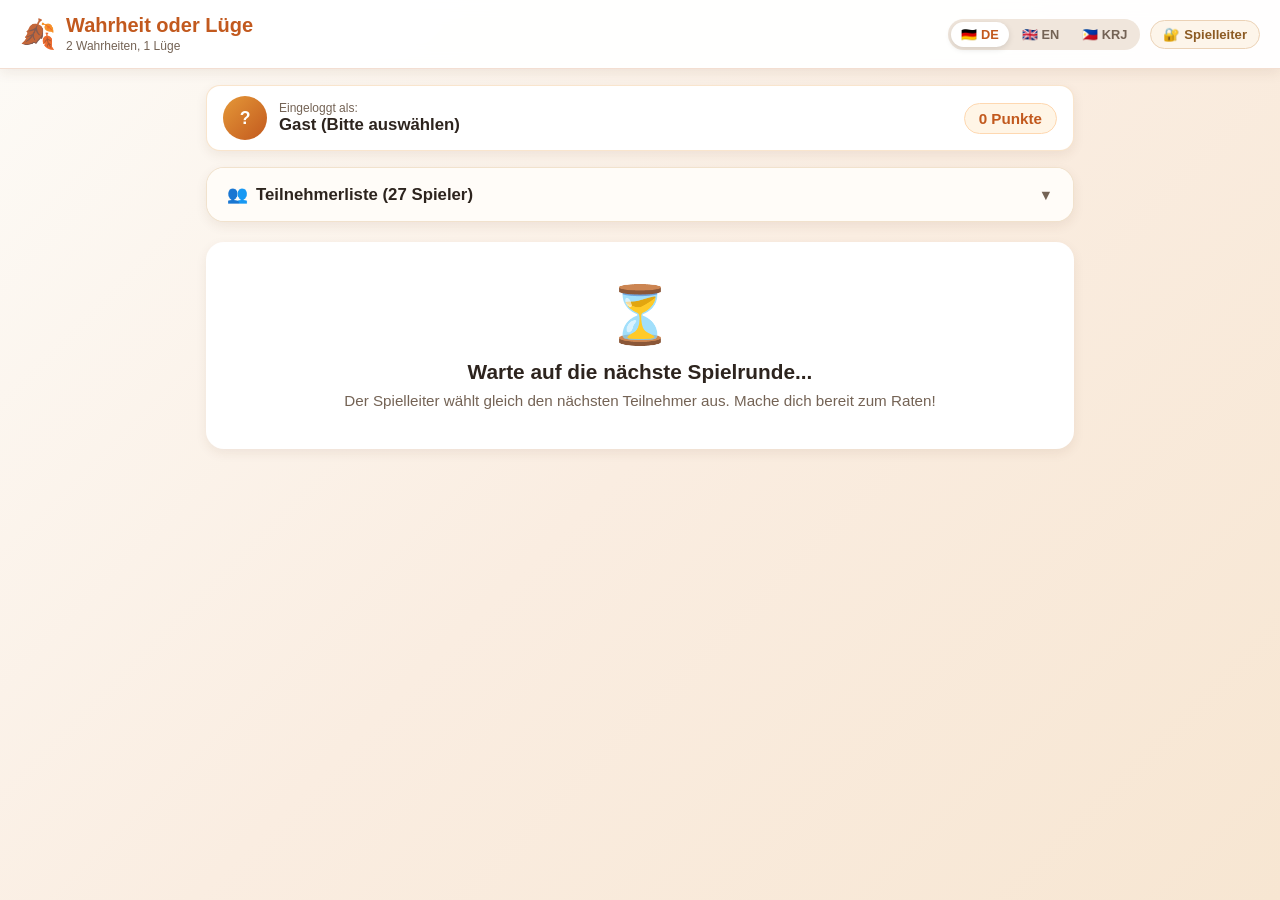
<file: index.html>
﻿<!DOCTYPE html>
<html lang="de">
<head>
  <meta charset="UTF-8">
  <meta name="viewport" content="width=device-width, initial-scale=1.0, maximum-scale=1.0, user-scalable=no">
  <title>Wahrheit oder Lüge | 2 Wahrheiten, 1 Lüge</title>
  <link rel="stylesheet" href="style.css">
  <script src="qrcode.min.js"></script>
  <script src="confetti.browser.min.js"></script>
  <script src="mqtt.min.js"></script>
</head>
<body>

  <!-- App Header -->
  <header class="app-header">
    <div class="logo-area">
      <div class="logo-icon">🍂</div>
      <div class="logo-text">
        <h1 id="ui-app-title">Wahrheit oder Lüge</h1>
        <span id="ui-app-subtitle">2 Wahrheiten, 1 Lüge</span>
      </div>
    </div>

    <div class="header-controls">
      <!-- Language Switcher -->
      <div class="lang-switcher">
        <button class="lang-btn active" data-lang="de" title="Deutsch">🇩🇪 DE</button>
        <button class="lang-btn" data-lang="en" title="English">🇬🇧 EN</button>
        <button class="lang-btn" data-lang="krj" title="Kinaray-a">🇵🇭 KRJ</button>
      </div>

      <!-- Moderator Button -->
      <button class="btn-mod-icon" id="btn-open-moderator" title="Spielleiter Cockpit">
        <span>🔐</span> <span id="ui-mod-label">Spielleiter</span>
      </button>
    </div>
  </header>

  <main class="main-container">

    <!-- Active User Profile Bar -->
    <div class="user-badge-bar" id="user-badge-bar">
      <div class="user-identity">
        <div id="user-avatar-container">
          <div class="user-avatar-placeholder">?</div>
        </div>
        <div>
          <div style="font-size: 0.75rem; color: var(--text-muted);" id="ui-logged-in-as">Eingeloggt als</div>
          <strong style="font-size: 1.05rem;" id="user-display-name">Gast (Bitte auswählen)</strong>
        </div>
      </div>
      <div class="user-score-badge">
        <span id="user-score">0</span> <span id="ui-pts">Pkt</span>
      </div>
    </div>

    <!-- Collapsible Participant Selector -->
    <section class="accordion-box">
      <div class="accordion-header" id="accordion-header">
        <div class="accordion-title">
          <span>👥</span> <span id="ui-participant-list-title">Teilnehmerliste (27 Spieler)</span>
        </div>
        <span class="accordion-arrow" id="accordion-arrow">▼</span>
      </div>
      <div class="accordion-content" id="accordion-content">
        <p style="font-size: 0.85rem; color: var(--text-muted); margin-bottom: 12px;" id="ui-select-prompt">
          Tippe auf deinen Namen, um dich einzuloggen oder deine Aussagen zu bearbeiten:
        </p>
        <div class="participants-grid" id="participants-grid">
          <!-- Dynamically filled with 27 participants -->
        </div>
      </div>
    </section>

    <!-- TAB/STAGE: Statement Input View -->
    <section class="setup-box" id="section-statement-setup" style="display: none;">
      <h2 id="ui-setup-title">✍️ Deine 3 Aussagen</h2>
      <p class="subtitle" id="ui-setup-desc">
        Schreibe 3 Aussagen über dich: <strong>2 sind wahr</strong>, <strong>1 ist gelogen</strong>. Markiere deine Lüge!
      </p>

      <!-- Language selector for input -->
      <div style="margin-bottom: 16px;">
        <span style="font-size: 0.85rem; font-weight: 700; color: var(--text-muted); display: block; margin-bottom: 6px;" id="ui-input-lang-label">
          Sprache zum Ausfüllen wählen:
        </span>
        <div class="lang-tab-bar">
          <button class="lang-input-tab active" data-inlang="de">🇩🇪 Deutsch</button>
          <button class="lang-input-tab" data-inlang="en">🇬🇧 English</button>
          <button class="lang-input-tab" data-inlang="krj">🇵🇭 Kinaray-a</button>
        </div>
      </div>

      <!-- Statement 1 -->
      <div class="statement-input-card is-truth" id="card-input-0">
        <div class="input-header">
          <span class="input-title" id="ui-statement-1-lbl">Aussage 1</span>
          <button type="button" class="toggle-lie-btn" data-index="0" id="lie-btn-0">Wahrheit</button>
        </div>
        <textarea class="statement-textarea" id="input-stmt-0" placeholder="z. B. Ich bin schon einmal aus einem Flugzeug gesprungen."></textarea>
      </div>

      <!-- Statement 2 -->
      <div class="statement-input-card is-truth" id="card-input-1">
        <div class="input-header">
          <span class="input-title" id="ui-statement-2-lbl">Aussage 2</span>
          <button type="button" class="toggle-lie-btn" data-index="1" id="lie-btn-1">Wahrheit</button>
        </div>
        <textarea class="statement-textarea" id="input-stmt-1" placeholder="z. B. Ich habe 5 Geschwister."></textarea>
      </div>

      <!-- Statement 3 -->
      <div class="statement-input-card is-lie" id="card-input-2">
        <div class="input-header">
          <span class="input-title" id="ui-statement-3-lbl">Aussage 3</span>
          <button type="button" class="toggle-lie-btn" data-index="2" id="lie-btn-2">Lüge ❌</button>
        </div>
        <textarea class="statement-textarea" id="input-stmt-2" placeholder="z. B. Ich kann perfekt Spanisch sprechen."></textarea>
      </div>

      <button class="btn-primary" id="btn-save-statements">💾 Aussagen speichern</button>
    </section>

    <!-- LIVE GAME ROUND STAGE -->
    <section class="round-stage" id="section-game-stage">
      
      <!-- Waiting state -->
      <div id="stage-waiting" style="text-align: center; padding: 40px 20px; background: #fff; border-radius: 18px; box-shadow: var(--shadow-sm);">
        <div style="font-size: 3.5rem; margin-bottom: 12px;">⏳</div>
        <h3 id="ui-waiting-title" style="font-size: 1.3rem; margin-bottom: 8px;">Warte auf die nächste Spielrunde...</h3>
        <p id="ui-waiting-desc" style="color: var(--text-muted); font-size: 0.95rem;">
          Der Spielleiter wählt gleich den nächsten Teilnehmer aus. Mache dich bereit zum Raten!
        </p>
      </div>

      <!-- Active Round State -->
      <div id="stage-active-round" style="display: none;">
        
        <div class="stage-hero">
          <div id="active-player-avatar-wrap">
            <!-- Image / Avatar of active participant -->
          </div>
          <h2 id="active-player-title">Princess ist an der Reihe!</h2>
          <div class="stage-prompt" id="stage-prompt-text">
            Welche Aussage ist die Lüge? Kreuze an!
          </div>
        </div>

        <!-- The 3 Autumn Index Cards -->
        <div class="cards-container" id="cards-container">
          
          <!-- Card 0 -->
          <div class="index-card" data-card-idx="0" id="index-card-0">
            <div class="card-content-wrap">
              <div class="card-header-row">
                <span class="card-tag">Karte A</span>
                <span class="card-vote-indicator" id="card-vote-tag-0"></span>
              </div>
              <div class="card-statement-text" id="stmt-text-0">Lade Aussage...</div>
              <div class="card-sub-translation" id="stmt-sub-0" style="display: none;"></div>
              <div class="card-stamp" id="card-stamp-0"></div>
            </div>
          </div>

          <!-- Card 1 -->
          <div class="index-card" data-card-idx="1" id="index-card-1">
            <div class="card-content-wrap">
              <div class="card-header-row">
                <span class="card-tag">Karte B</span>
                <span class="card-vote-indicator" id="card-vote-tag-1"></span>
              </div>
              <div class="card-statement-text" id="stmt-text-1">Lade Aussage...</div>
              <div class="card-sub-translation" id="stmt-sub-1" style="display: none;"></div>
              <div class="card-stamp" id="card-stamp-1"></div>
            </div>
          </div>

          <!-- Card 2 -->
          <div class="index-card" data-card-idx="2" id="index-card-2">
            <div class="card-content-wrap">
              <div class="card-header-row">
                <span class="card-tag">Karte C</span>
                <span class="card-vote-indicator" id="card-vote-tag-2"></span>
              </div>
              <div class="card-statement-text" id="stmt-text-2">Lade Aussage...</div>
              <div class="card-sub-translation" id="stmt-sub-2" style="display: none;"></div>
              <div class="card-stamp" id="card-stamp-2"></div>
            </div>
          </div>

        </div>

        <!-- Result Card after Reveal -->
        <div class="round-result-card" id="round-result-card" style="display: none;">
          <h3 id="result-headline" style="font-size: 1.3rem; margin-bottom: 6px;">Auflösung!</h3>
          <p id="result-message" style="font-size: 1rem; color: var(--text-dark);">
            Die richtige Lüge war Karte B!
          </p>
        </div>

      </div>

    </section>

  </main>

  <!-- MODERATOR COCKPIT MODAL -->
  <div class="modal-overlay" id="mod-modal">
    <div class="modal-window">
      <div class="modal-header">
        <h3>Spielleiter Cockpit 🔐</h3>
        <button class="modal-close" id="mod-modal-close">&times;</button>
      </div>
      <div class="modal-body">
        
        <!-- PIN check if not authorized -->
        <div id="mod-auth-screen">
          <p style="margin-bottom: 12px; font-weight: 600;">Bitte Moderator-PIN eingeben:</p>
          <div style="display: flex; gap: 10px; margin-bottom: 14px;">
            <input type="password" id="mod-pin-input" placeholder="PIN (z.B. 1234)" style="flex: 1; padding: 12px; border-radius: 10px; border: 2px solid #ecd8c8; font-size: 1.1rem;">
            <button class="btn-primary" id="btn-mod-login" style="width: auto; padding: 12px 24px;">Anmelden</button>
          </div>
          <p id="mod-pin-error" style="color: var(--danger); font-weight: 600; display: none;">Falscher PIN!</p>
        </div>

        <!-- Moderator Controls (visible after PIN) -->
        <div id="mod-dashboard" style="display: none;">
          
          <!-- Round Control Section -->
          <div class="mod-section">
            <h4>🎮 Rundensteuerung</h4>
            <label style="font-size: 0.85rem; font-weight: 700; color: var(--text-muted); display: block; margin-bottom: 6px;">
              Wer ist als nächstes an der Reihe?
            </label>
            <select class="select-styled" id="mod-player-select">
              <!-- Dynamically populated -->
            </select>

            <div class="mod-controls-row">
              <button class="btn-primary" id="btn-mod-start-round" style="flex: 1;">▶️ Runde starten</button>
              <button class="btn-secondary" id="btn-mod-reveal" style="flex: 1; background: #28804a; color: #fff;">🎉 Jetzt auflösen!</button>
              <button class="btn-secondary" id="btn-mod-next-round" style="flex: 1;">⏭️ Nächste Runde</button>
            </div>

            <div style="margin-top: 14px; padding: 10px; background: #fdf6ec; border-radius: 10px; font-size: 0.9rem;">
              <strong>Live-Status:</strong> <span id="mod-voting-status">Keine Runde aktiv</span>
            </div>
          </div>

          <!-- QR Code Section -->
          <div class="mod-section">
            <h4>📱 QR-Code für Teilnehmer (Tablet / Beamer)</h4>
            <div style="display: flex; gap: 8px; margin-bottom: 10px;">
              <button type="button" class="btn-secondary" id="btn-qr-wifi" style="padding: 6px 12px; font-size: 0.85rem; background: var(--primary); color: #fff;">📶 Lokales WLAN</button>
              <button type="button" class="btn-secondary" id="btn-qr-github" style="padding: 6px 12px; font-size: 0.85rem;">🌐 GitHub Online</button>
            </div>
            <p style="font-size: 0.85rem; color: var(--text-muted); margin-bottom: 8px;" id="qr-desc-text">
              Gäste scannen diesen Barcode (im selben WLAN oder per Hotspot):
            </p>
            <div class="qr-box">
              <div id="qrcode-container"></div>
              <div class="qr-url-text" id="mod-qr-url">http://...</div>
            </div>
          </div>

          <!-- Leaderboard Section -->
          <div class="mod-section">
            <h4>🏆 Live-Rangliste (Punkte)</h4>
            <div style="max-height: 250px; overflow-y: auto;">
              <table class="leaderboard-table">
                <thead>
                  <tr>
                    <th>Rang</th>
                    <th>Teilnehmer</th>
                    <th>Punkte</th>
                  </tr>
                </thead>
                <tbody id="leaderboard-body">
                  <!-- Filled dynamically -->
                </tbody>
              </table>
            </div>
          </div>

          <!-- Maintenance Section -->
          <div class="mod-section">
            <h4>⚙️ Verwaltung</h4>
            <div class="mod-controls-row">
              <a href="/api/export" download="spiel_daten.json" class="btn-secondary" style="text-decoration: none; text-align: center;">
                💾 JSON-Datenbank exportieren
              </a>
              <button class="btn-danger" id="btn-mod-reset-scores">🔄 Punktestand zurücksetzen</button>
            </div>
          </div>

        </div>

      </div>
    </div>
  </div>

  <script src="app.js"></script>
</body>
</html>
</file>
<file: style.css>
﻿:root {
  --primary: #c2591e;
  --primary-hover: #a54714;
  --accent: #e59838;
  --bg-gradient: linear-gradient(135deg, #fdfbf7 0%, #faede1 50%, #f7e6d2 100%);
  --card-bg: rgba(255, 255, 255, 0.92);
  --text-dark: #2d241e;
  --text-muted: #746355;
  --success: #28804a;
  --danger: #d0342c;
  --border-radius: 18px;
  --shadow-sm: 0 4px 12px rgba(90, 50, 20, 0.08);
  --shadow-md: 0 8px 24px rgba(90, 50, 20, 0.12);
  --shadow-lg: 0 16px 36px rgba(90, 50, 20, 0.18);
  --font-family: -apple-system, BlinkMacSystemFont, "Segoe UI", Roboto, "Helvetica Neue", Arial, sans-serif;
}

* {
  box-sizing: border-box;
  margin: 0;
  padding: 0;
}

body {
  font-family: var(--font-family);
  background: var(--bg-gradient);
  color: var(--text-dark);
  min-height: 100vh;
  padding-bottom: 60px;
  -webkit-font-smoothing: antialiased;
}

/* Header */
.app-header {
  display: flex;
  justify-content: space-between;
  align-items: center;
  padding: 14px 20px;
  background: rgba(255, 255, 255, 0.95);
  backdrop-filter: blur(10px);
  position: sticky;
  top: 0;
  z-index: 100;
  border-bottom: 1px solid rgba(194, 89, 30, 0.2);
  box-shadow: var(--shadow-sm);
}

.logo-area {
  display: flex;
  align-items: center;
  gap: 10px;
}

.logo-icon {
  font-size: 1.8rem;
}

.logo-text h1 {
  font-size: 1.25rem;
  font-weight: 800;
  color: var(--primary);
  line-height: 1.1;
}

.logo-text span {
  font-size: 0.75rem;
  color: var(--text-muted);
  font-weight: 500;
}

.header-controls {
  display: flex;
  align-items: center;
  gap: 10px;
}

/* Language Switcher */
.lang-switcher {
  display: flex;
  background: #f0e6dc;
  border-radius: 20px;
  padding: 3px;
  gap: 3px;
}

.lang-btn {
  border: none;
  background: transparent;
  padding: 5px 10px;
  font-size: 0.8rem;
  font-weight: 600;
  border-radius: 16px;
  cursor: pointer;
  transition: all 0.2s;
  color: var(--text-muted);
}

.lang-btn.active {
  background: #fff;
  color: var(--primary);
  box-shadow: 0 2px 6px rgba(0, 0, 0, 0.12);
}

/* Moderator trigger */
.btn-mod-icon {
  background: #fdf5ea;
  border: 1px solid #ebd2b6;
  color: #8c5b23;
  padding: 6px 12px;
  border-radius: 20px;
  font-size: 0.82rem;
  font-weight: 600;
  cursor: pointer;
  display: flex;
  align-items: center;
  gap: 5px;
  transition: all 0.2s;
}

.btn-mod-icon:hover {
  background: #faebd7;
}

/* Main Container */
.main-container {
  max-width: 900px;
  margin: 0 auto;
  padding: 16px;
}

/* User identity banner */
.user-badge-bar {
  display: flex;
  align-items: center;
  justify-content: space-between;
  background: #fff;
  padding: 10px 16px;
  border-radius: 14px;
  margin-bottom: 16px;
  box-shadow: var(--shadow-sm);
  border: 1px solid rgba(229, 152, 56, 0.25);
}

.user-identity {
  display: flex;
  align-items: center;
  gap: 12px;
}

.user-avatar-mini {
  width: 44px;
  height: 44px;
  border-radius: 50%;
  object-fit: cover;
  border: 2px solid var(--primary);
  background: #fff;
}

.user-avatar-placeholder {
  width: 44px;
  height: 44px;
  border-radius: 50%;
  background: linear-gradient(135deg, #e59838, #c2591e);
  color: #fff;
  display: flex;
  align-items: center;
  justify-content: center;
  font-weight: 800;
  font-size: 1.1rem;
}

.user-score-badge {
  background: #fff5e6;
  border: 1px solid #fed8b1;
  padding: 6px 14px;
  border-radius: 20px;
  font-weight: 700;
  color: var(--primary);
  font-size: 0.95rem;
}

/* Collapsible Participant Selector */
.accordion-box {
  background: #fff;
  border-radius: var(--border-radius);
  box-shadow: var(--shadow-sm);
  border: 1px solid rgba(210, 160, 90, 0.3);
  margin-bottom: 20px;
  overflow: hidden;
}

.accordion-header {
  padding: 16px 20px;
  display: flex;
  justify-content: space-between;
  align-items: center;
  cursor: pointer;
  background: #fffcf8;
  transition: background 0.2s;
  user-select: none;
}

.accordion-header:hover {
  background: #faf2ea;
}

.accordion-title {
  font-weight: 700;
  font-size: 1.05rem;
  color: var(--text-dark);
  display: flex;
  align-items: center;
  gap: 8px;
}

.accordion-arrow {
  font-size: 0.9rem;
  color: var(--text-muted);
  transition: transform 0.3s;
}

.accordion-arrow.open {
  transform: rotate(180deg);
}

.accordion-content {
  padding: 16px;
  border-top: 1px solid #f2e4d5;
  display: none;
}

.accordion-content.open {
  display: block;
}

/* Participants Grid */
.participants-grid {
  display: grid;
  grid-template-columns: repeat(auto-fill, minmax(135px, 1fr));
  gap: 12px;
  max-height: 380px;
  overflow-y: auto;
  padding: 4px;
}

.participant-card {
  background: #fff;
  border: 2px solid #ecdcd0;
  border-radius: 14px;
  padding: 10px 8px;
  text-align: center;
  cursor: pointer;
  transition: all 0.2s cubic-bezier(0.175, 0.885, 0.32, 1.275);
  display: flex;
  flex-direction: column;
  align-items: center;
  gap: 6px;
}

.participant-card:hover {
  transform: translateY(-3px);
  border-color: var(--primary);
  box-shadow: 0 6px 14px rgba(194, 89, 30, 0.15);
}

.participant-card.selected {
  border-color: var(--primary);
  background: #fff8f2;
  box-shadow: 0 0 0 3px rgba(194, 89, 30, 0.25);
}

.participant-card img {
  width: 58px;
  height: 58px;
  border-radius: 50%;
  object-fit: cover;
  border: 2px solid #ecdcd0;
}

.participant-card .avatar-fallback {
  width: 58px;
  height: 58px;
  border-radius: 50%;
  background: linear-gradient(135deg, #e59838, #c2591e);
  color: white;
  display: flex;
  align-items: center;
  justify-content: center;
  font-weight: 700;
  font-size: 1.2rem;
}

.participant-card .p-name {
  font-size: 0.88rem;
  font-weight: 700;
  color: var(--text-dark);
}

.participant-card .p-status {
  font-size: 0.72rem;
  padding: 2px 8px;
  border-radius: 10px;
  font-weight: 600;
}

.p-status.ready {
  background: #e6f7ec;
  color: #1e7e34;
}

.p-status.pending {
  background: #fff3cd;
  color: #856404;
}

/* Statement Setup Box */
.setup-box {
  background: #fff;
  border-radius: var(--border-radius);
  padding: 24px;
  box-shadow: var(--shadow-sm);
  border: 1px solid rgba(210, 160, 90, 0.3);
  margin-bottom: 24px;
}

.setup-box h2 {
  font-size: 1.3rem;
  color: var(--primary);
  margin-bottom: 8px;
}

.setup-box p.subtitle {
  font-size: 0.92rem;
  color: var(--text-muted);
  margin-bottom: 20px;
}

.statement-input-card {
  background: #fffdfa;
  border: 2px solid #ecd8c8;
  border-radius: 14px;
  padding: 16px;
  margin-bottom: 16px;
  transition: border-color 0.2s;
}

.statement-input-card.is-lie {
  border-color: var(--danger);
  background: #fff7f6;
}

.statement-input-card.is-truth {
  border-color: var(--success);
  background: #f6fbf8;
}

.input-header {
  display: flex;
  justify-content: space-between;
  align-items: center;
  margin-bottom: 10px;
}

.input-title {
  font-weight: 700;
  font-size: 0.95rem;
}

.toggle-lie-btn {
  border: none;
  background: #ece3db;
  padding: 6px 14px;
  border-radius: 20px;
  font-size: 0.82rem;
  font-weight: 700;
  cursor: pointer;
  color: var(--text-muted);
  transition: all 0.2s;
}

.statement-input-card.is-lie .toggle-lie-btn {
  background: var(--danger);
  color: white;
}

.statement-input-card.is-truth .toggle-lie-btn {
  background: #e0f2e5;
  color: var(--success);
}

.lang-tab-bar {
  display: flex;
  gap: 8px;
  margin-bottom: 8px;
}

.lang-input-tab {
  padding: 4px 10px;
  border-radius: 8px;
  border: 1px solid #d5c8bb;
  background: #fff;
  font-size: 0.78rem;
  font-weight: 600;
  cursor: pointer;
}

.lang-input-tab.active {
  background: var(--accent);
  color: white;
  border-color: var(--accent);
}

.statement-textarea {
  width: 100%;
  border: 1px solid #d5c8bb;
  border-radius: 10px;
  padding: 10px;
  font-family: inherit;
  font-size: 0.95rem;
  resize: vertical;
  min-height: 52px;
  outline: none;
}

.statement-textarea:focus {
  border-color: var(--primary);
  box-shadow: 0 0 0 3px rgba(194, 89, 30, 0.15);
}

.btn-primary {
  width: 100%;
  padding: 14px;
  background: linear-gradient(135deg, #e59838, #c2591e);
  color: #fff;
  border: none;
  border-radius: 12px;
  font-size: 1.05rem;
  font-weight: 700;
  cursor: pointer;
  box-shadow: 0 4px 14px rgba(194, 89, 30, 0.3);
  transition: transform 0.15s, box-shadow 0.15s;
}

.btn-primary:hover {
  transform: translateY(-2px);
  box-shadow: 0 6px 20px rgba(194, 89, 30, 0.4);
}

/* ==========================================================================
   KARTEIKARTEN DESIGN MIT HERBST-AQUARELL HINTERGRUND
   ========================================================================== */
.round-stage {
  margin-top: 20px;
}

.stage-hero {
  text-align: center;
  margin-bottom: 24px;
}

.stage-avatar {
  width: 100px;
  height: 100px;
  border-radius: 50%;
  object-fit: cover;
  border: 4px solid #fff;
  box-shadow: var(--shadow-md);
  margin-bottom: 12px;
}

.stage-avatar-fallback {
  width: 100px;
  height: 100px;
  border-radius: 50%;
  background: linear-gradient(135deg, #e59838, #c2591e);
  color: white;
  display: flex;
  align-items: center;
  justify-content: center;
  font-size: 2.2rem;
  font-weight: 800;
  margin: 0 auto 12px;
  box-shadow: var(--shadow-md);
}

.stage-hero h2 {
  font-size: 1.5rem;
  color: var(--text-dark);
}

.stage-hero .stage-prompt {
  font-size: 1.05rem;
  color: var(--primary);
  font-weight: 700;
  margin-top: 4px;
}

.cards-container {
  display: flex;
  flex-direction: column;
  gap: 20px;
  margin-bottom: 24px;
}

/* Die Karteikarte */
.index-card {
  position: relative;
  background-image: url('assets/card_bg.jpg');
  background-size: cover;
  background-position: center;
  background-repeat: no-repeat;
  border-radius: 20px;
  padding: 12px;
  box-shadow: 0 10px 30px rgba(90, 50, 20, 0.12);
  border: 1px solid rgba(229, 152, 56, 0.35);
  cursor: pointer;
  transition: all 0.25s cubic-bezier(0.175, 0.885, 0.32, 1.275);
  overflow: hidden;
}

.index-card:hover {
  transform: translateY(-4px);
  box-shadow: 0 16px 36px rgba(90, 50, 20, 0.2);
}

.index-card.selected-vote {
  transform: scale(1.02);
  border: 3px solid var(--primary);
  box-shadow: 0 0 0 5px rgba(194, 89, 30, 0.3), 0 16px 36px rgba(90, 50, 20, 0.2);
}

/* Halbtransparenter Milchglas-Körper der Karte für optimale Lesbarkeit */
.card-content-wrap {
  background: rgba(255, 255, 255, 0.86);
  backdrop-filter: blur(4px);
  -webkit-backdrop-filter: blur(4px);
  border-radius: 14px;
  padding: 20px 22px;
  border: 1px solid rgba(255, 255, 255, 0.6);
  min-height: 120px;
  display: flex;
  flex-direction: column;
  justify-content: space-between;
}

.card-header-row {
  display: flex;
  justify-content: space-between;
  align-items: center;
  margin-bottom: 12px;
}

.card-tag {
  background: #eedbc9;
  color: #794314;
  font-weight: 800;
  font-size: 0.85rem;
  padding: 4px 12px;
  border-radius: 14px;
  letter-spacing: 0.5px;
}

.card-vote-indicator {
  font-size: 0.82rem;
  font-weight: 700;
  color: var(--primary);
}

.card-statement-text {
  font-size: 1.15rem;
  line-height: 1.45;
  color: #271f1a;
  font-weight: 600;
  margin-bottom: 10px;
}

.card-sub-translation {
  font-size: 0.85rem;
  color: #635345;
  font-style: italic;
  border-top: 1px dashed rgba(160, 110, 60, 0.25);
  padding-top: 8px;
}

/* Auflösung & Stempel */
.card-stamp {
  display: none;
  font-size: 1.2rem;
  font-weight: 900;
  text-transform: uppercase;
  padding: 8px 18px;
  border-radius: 8px;
  letter-spacing: 1px;
  text-align: center;
  margin-top: 10px;
}

.index-card.is-revealed-lie .card-content-wrap {
  background: rgba(255, 235, 235, 0.92);
  border: 2px solid var(--danger);
}

.index-card.is-revealed-lie .card-stamp {
  display: block;
  background: rgba(208, 52, 44, 0.15);
  border: 3px solid var(--danger);
  color: var(--danger);
  transform: rotate(-2deg);
  animation: stampPop 0.3s ease-out;
}

.index-card.is-revealed-truth .card-content-wrap {
  background: rgba(235, 252, 240, 0.92);
  border: 2px solid var(--success);
}

.index-card.is-revealed-truth .card-stamp {
  display: block;
  background: rgba(40, 128, 74, 0.15);
  border: 3px solid var(--success);
  color: var(--success);
  animation: stampPop 0.3s ease-out;
}

@keyframes stampPop {
  0% { transform: scale(0.6) rotate(-8deg); opacity: 0; }
  80% { transform: scale(1.1) rotate(2deg); opacity: 1; }
  100% { transform: scale(1) rotate(-2deg); opacity: 1; }
}

/* Result banner */
.round-result-card {
  background: #fff;
  border-radius: var(--border-radius);
  padding: 20px;
  text-align: center;
  box-shadow: var(--shadow-md);
  margin-top: 20px;
  border: 2px solid var(--accent);
}

.round-result-card.success {
  border-color: var(--success);
  background: #f4fbf6;
}

.round-result-card.wrong {
  border-color: var(--danger);
  background: #fdf5f5;
}

/* ==========================================================================
   MODERATOR COCKPIT & MODAL
   ========================================================================== */
.modal-overlay {
  position: fixed;
  top: 0;
  left: 0;
  right: 0;
  bottom: 0;
  background: rgba(0, 0, 0, 0.65);
  backdrop-filter: blur(5px);
  z-index: 2000;
  display: none;
  align-items: center;
  justify-content: center;
  padding: 16px;
}

.modal-overlay.open {
  display: flex;
}

.modal-window {
  background: #fff;
  border-radius: 20px;
  width: 100%;
  max-width: 650px;
  max-height: 90vh;
  overflow-y: auto;
  box-shadow: var(--shadow-lg);
  position: relative;
}

.modal-header {
  padding: 18px 24px;
  display: flex;
  justify-content: space-between;
  align-items: center;
  border-bottom: 1px solid #ebdcd0;
  background: #fffcf8;
  position: sticky;
  top: 0;
  z-index: 10;
}

.modal-header h3 {
  color: var(--primary);
  font-size: 1.25rem;
}

.modal-close {
  background: none;
  border: none;
  font-size: 1.4rem;
  color: var(--text-muted);
  cursor: pointer;
}

.modal-body {
  padding: 20px 24px;
}

.mod-section {
  margin-bottom: 24px;
  padding-bottom: 18px;
  border-bottom: 1px solid #f0e2d5;
}

.mod-section:last-child {
  border-bottom: none;
}

.mod-section h4 {
  font-size: 1.05rem;
  margin-bottom: 10px;
  color: var(--text-dark);
}

.qr-box {
  text-align: center;
  padding: 16px;
  background: #fffdf9;
  border: 1px solid #ecd8c8;
  border-radius: 14px;
}

#qrcode-container {
  display: flex;
  justify-content: center;
  margin: 14px 0;
}

.qr-url-text {
  font-weight: 700;
  font-size: 1.1rem;
  color: var(--primary);
  word-break: break-all;
}

.mod-controls-row {
  display: flex;
  gap: 10px;
  flex-wrap: wrap;
}

.btn-secondary {
  background: #eaddd3;
  color: #4b3d32;
  border: none;
  padding: 10px 18px;
  border-radius: 10px;
  font-weight: 700;
  cursor: pointer;
}

.btn-secondary:hover {
  background: #dfcfc3;
}

.btn-danger {
  background: var(--danger);
  color: #fff;
  border: none;
  padding: 10px 18px;
  border-radius: 10px;
  font-weight: 700;
  cursor: pointer;
}

.select-styled {
  width: 100%;
  padding: 12px;
  border: 2px solid #ecd8c8;
  border-radius: 10px;
  font-size: 1rem;
  background: #fff;
  margin-bottom: 12px;
}

/* Leaderboard */
.leaderboard-table {
  width: 100%;
  border-collapse: collapse;
  margin-top: 10px;
}

.leaderboard-table th, .leaderboard-table td {
  padding: 10px 12px;
  text-align: left;
  border-bottom: 1px solid #f2e4d5;
}

.leaderboard-table th {
  font-size: 0.85rem;
  color: var(--text-muted);
  text-transform: uppercase;
}

.leaderboard-table tr:first-child td {
  font-weight: 800;
  color: #b07d12;
}

.rank-badge {
  display: inline-block;
  width: 28px;
  height: 28px;
  border-radius: 50%;
  text-align: center;
  line-height: 28px;
  font-weight: 800;
  font-size: 0.9rem;
}

/* Responsive tweaks */
@media (max-width: 600px) {
  .app-header {
    padding: 10px 14px;
  }
  .card-statement-text {
    font-size: 1rem;
  }
  .participants-grid {
    grid-template-columns: repeat(3, 1fr);
  }
}
</file>
